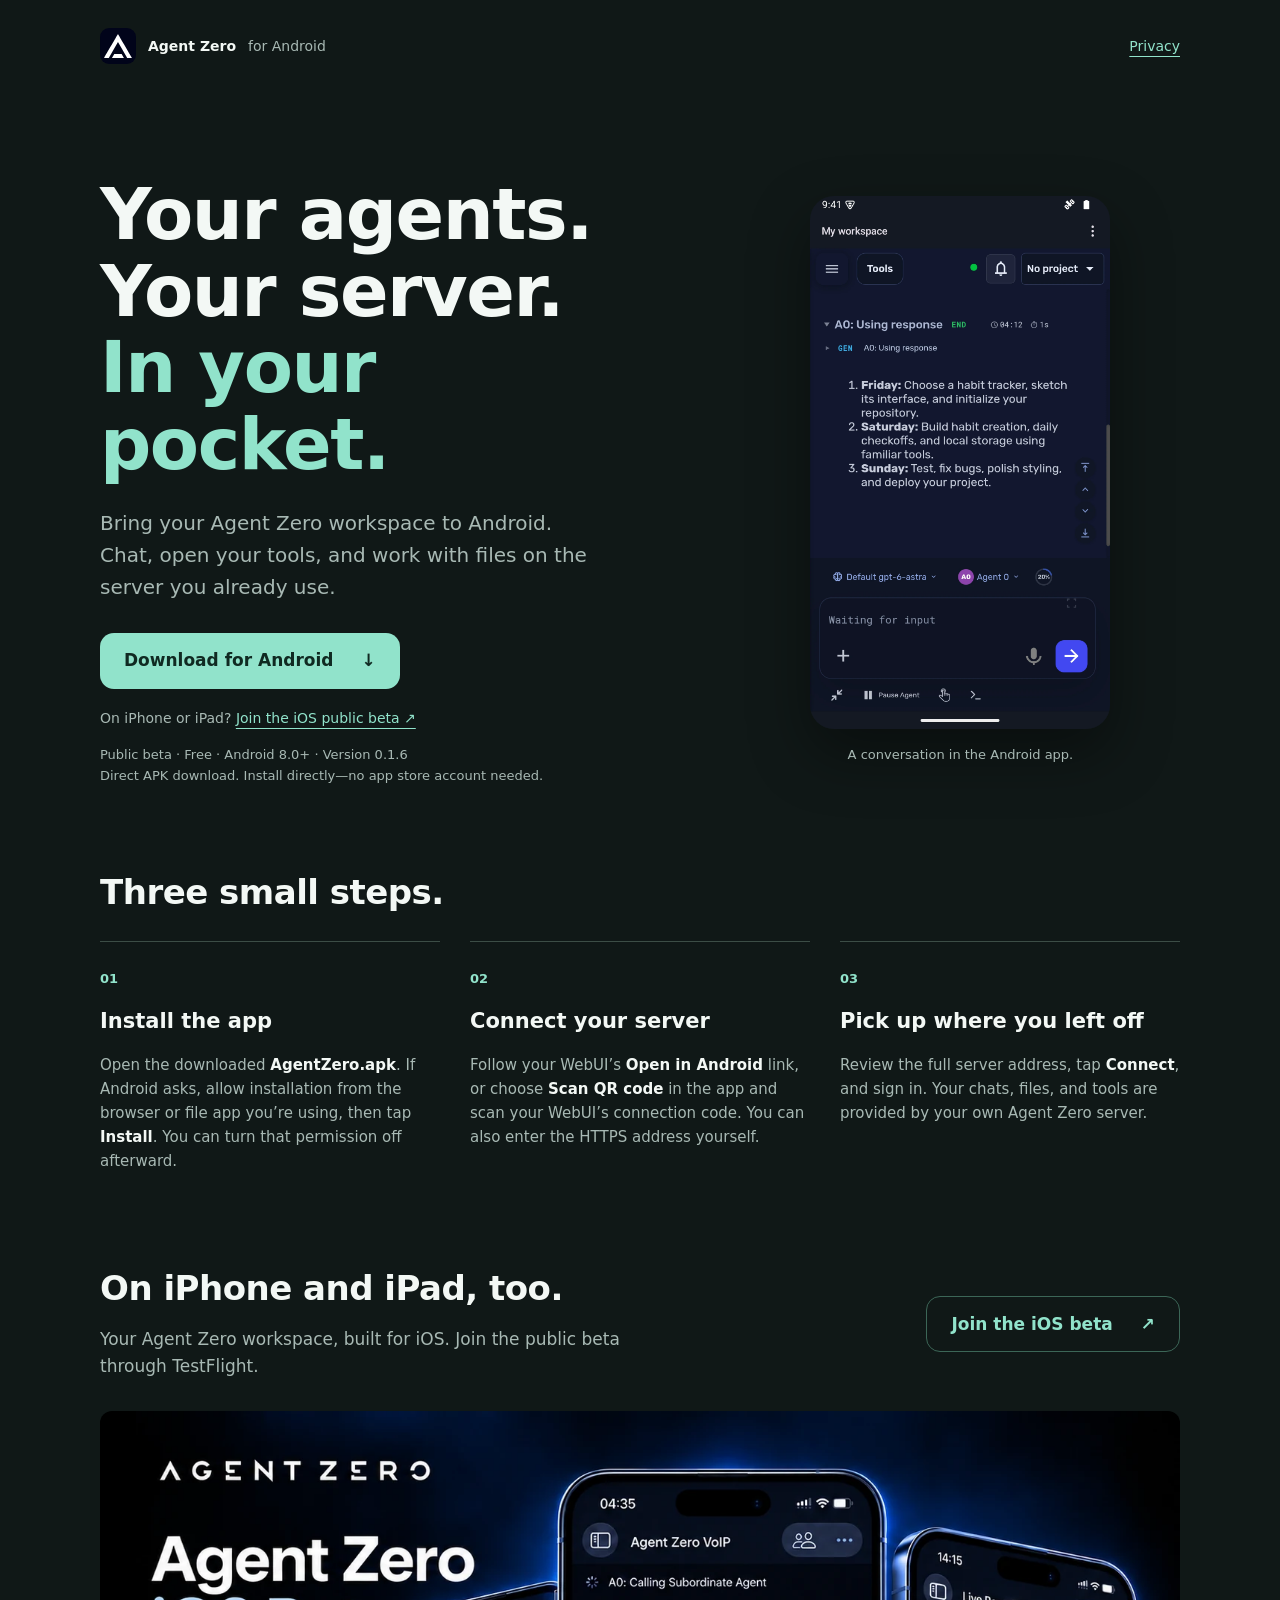
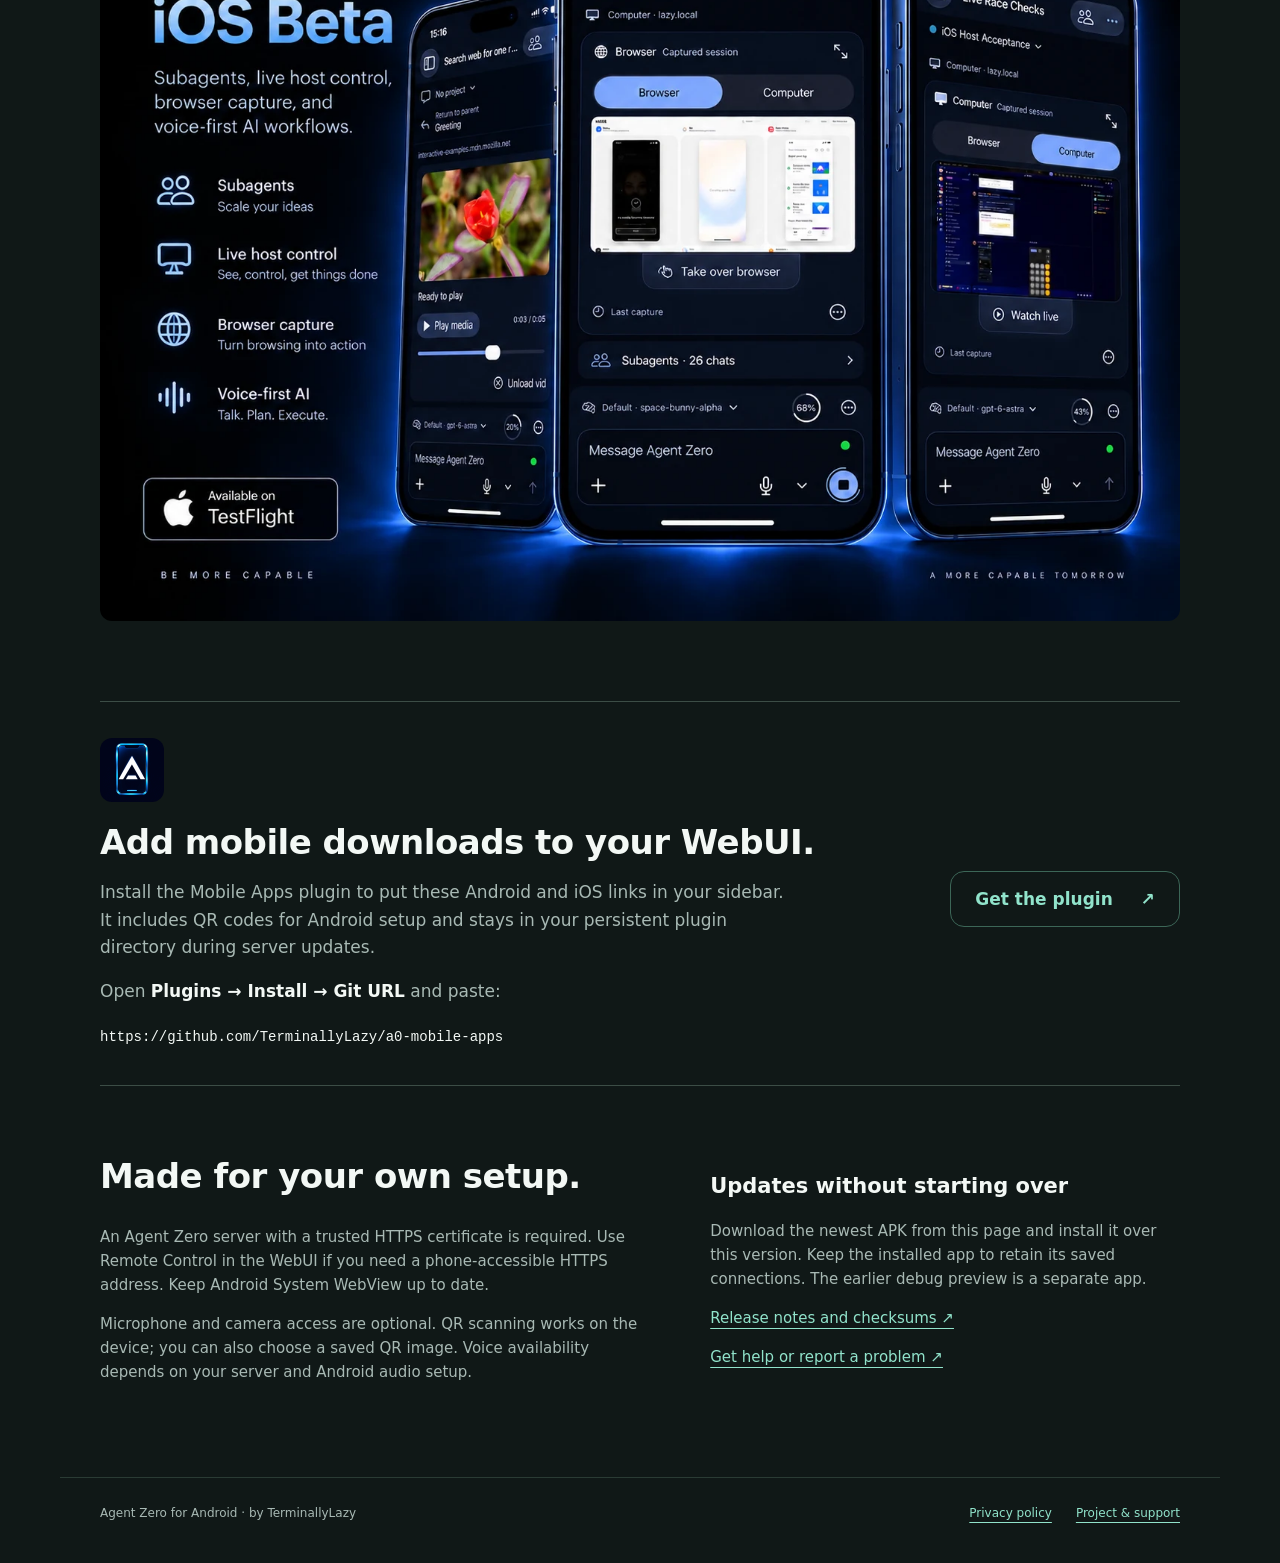
<file: docs/index.html>
<!doctype html>
<html lang="en">
<head>
  <meta charset="utf-8"><meta name="viewport" content="width=device-width,initial-scale=1">
  <meta name="referrer" content="no-referrer">
  <meta http-equiv="Content-Security-Policy" content="default-src 'self'; script-src 'self'; style-src 'self'; img-src 'self' data:; connect-src 'self'; base-uri 'none'; form-action 'none'; object-src 'none'">
  <title>Agent Zero for Android — Download</title>
  <meta name="description" content="Take your own Agent Zero workspace with you. Download the Android app, then connect to your HTTPS server with a link or QR code.">
  <link rel="icon" href="icon.svg" type="image/svg+xml"><link rel="stylesheet" href="style.css">
  <script type="module" src="install.mjs"></script>
</head>
<body>
  <header><a class="brand" href="./"><img src="icon.svg" width="36" height="36" alt="">Agent Zero <span>for Android</span></a><a href="privacy.html">Privacy</a></header>
  <main>
    <section class="hero">
      <div><h1>Your agents.<br>Your server.<br><em>In your pocket.</em></h1>
        <p class="lead">Bring your Agent Zero workspace to Android. Chat, open your tools, and work with files on the server you already use.</p>
        <a class="button primary" id="download" href="https://github.com/TerminallyLazy/a0-android/releases/latest/download/AgentZero.apk" rel="noreferrer">Download for Android <span aria-hidden="true">↓</span></a>
        <a class="button secondary" id="quick-open" hidden>Already installed? Open app <span aria-hidden="true">↗</span></a>
        <p class="ios-beta">On iPhone or iPad? <a href="https://testflight.apple.com/join/xqAFS5er" rel="noreferrer">Join the iOS public beta ↗</a></p>
        <p class="fine">Public beta · Free · Android 8.0+ · <span id="version">Version 0.1.6</span><br>Direct APK download. Install directly—no app store account needed.</p>
      </div>
      <figure class="preview"><img src="workspace.webp" alt="Agent Zero on Android showing a conversation and its full message composer" width="1080" height="1920"><figcaption>A conversation in the Android app.</figcaption></figure>
    </section>
    <section class="connect" id="connect" hidden>
      <div><h2>Connect your server.</h2><p id="server" class="address"></p><p>Installed the app? Open it, review this address, and tap <strong>Connect</strong>. Sign in on your server’s page if asked.</p></div>
      <a class="button primary" id="open-app">Open in Android <span aria-hidden="true">↗</span></a>
    </section>
    <section aria-labelledby="setup"><h2 id="setup">Three small steps.</h2>
      <div class="steps">
        <article><span class="number">01</span><h3>Install the app</h3><p>Open the downloaded <strong>AgentZero.apk</strong>. If Android asks, allow installation from the browser or file app you’re using, then tap <strong>Install</strong>. You can turn that permission off afterward.</p></article>
        <article><span class="number">02</span><h3>Connect your server</h3><p>Follow your WebUI’s <strong>Open in Android</strong> link, or choose <strong>Scan QR code</strong> in the app and scan your WebUI’s connection code. You can also enter the HTTPS address yourself.</p></article>
        <article><span class="number">03</span><h3>Pick up where you left off</h3><p>Review the full server address, tap <strong>Connect</strong>, and sign in. Your chats, files, and tools are provided by your own Agent Zero server.</p></article>
      </div>
    </section>
    <section class="ios-showcase" aria-labelledby="ios-title">
      <div class="ios-intro"><div><h2 id="ios-title">On iPhone and iPad, too.</h2><p>Your Agent Zero workspace, built for iOS. Join the public beta through TestFlight.</p></div><a class="button secondary" href="https://testflight.apple.com/join/xqAFS5er" rel="noreferrer">Join the iOS beta <span aria-hidden="true">↗</span></a></div>
      <a class="ios-art" href="https://testflight.apple.com/join/xqAFS5er" rel="noreferrer" aria-label="Join the Agent Zero iOS public beta on TestFlight"><img src="ios-beta.webp" alt="Agent Zero iOS Beta: native conversations, subagents, browser capture, live host control, and voice workflows" width="1448" height="1086" loading="lazy"></a>
    </section>
    <section class="plugin-install" aria-labelledby="plugin-title"><div><img class="plugin-logo" src="mobile-apps.webp" width="64" height="64" alt="Mobile Apps plugin logo" loading="lazy"><h2 id="plugin-title">Add mobile downloads to your WebUI.</h2><p>Install the Mobile Apps plugin to put these Android and iOS links in your sidebar. It includes QR codes for Android setup and stays in your persistent plugin directory during server updates.</p><p>Open <strong>Plugins → Install → Git URL</strong> and paste:</p><code>https://github.com/TerminallyLazy/a0-mobile-apps</code></div><a class="button secondary" href="https://github.com/TerminallyLazy/a0-mobile-apps" rel="noreferrer">Get the plugin <span aria-hidden="true">↗</span></a></section>
    <section class="details"><div><h2>Made for your own setup.</h2><p>An Agent Zero server with a trusted HTTPS certificate is required. Use Remote Control in the WebUI if you need a phone-accessible HTTPS address. Keep Android System WebView up to date.</p><p>Microphone and camera access are optional. QR scanning works on the device; you can also choose a saved QR image. Voice availability depends on your server and Android audio setup.</p></div><div><h3>Updates without starting over</h3><p>Download the newest APK from this page and install it over this version. Keep the installed app to retain its saved connections. The earlier debug preview is a separate app.</p><p><a href="https://github.com/TerminallyLazy/a0-android/releases" rel="noreferrer">Release notes and checksums ↗</a></p><p><a href="https://github.com/TerminallyLazy/a0-android/issues" rel="noreferrer">Get help or report a problem ↗</a></p></div></section>
  </main>
  <footer><span>Agent Zero for Android · by TerminallyLazy</span><a href="privacy.html">Privacy policy</a><a href="https://github.com/TerminallyLazy/a0-android" rel="noreferrer">Project & support</a></footer>
</body></html>
</file>
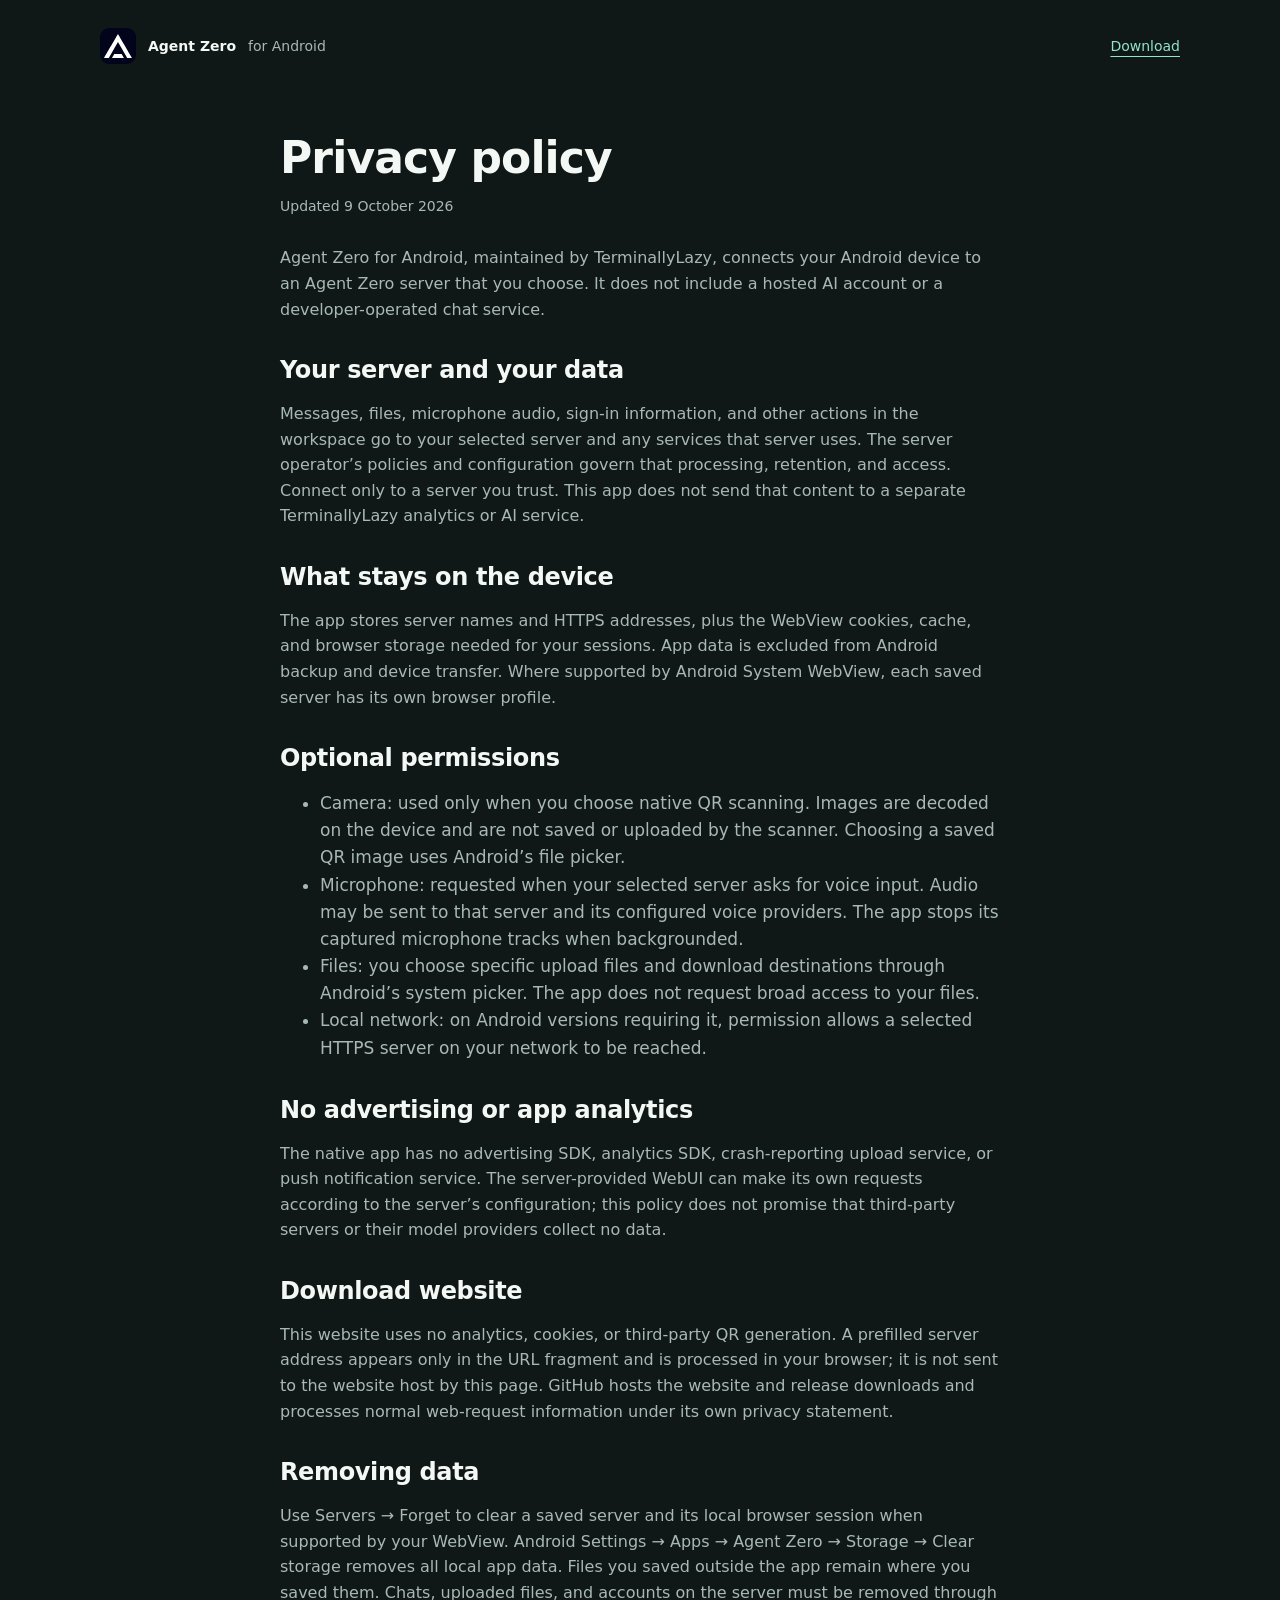
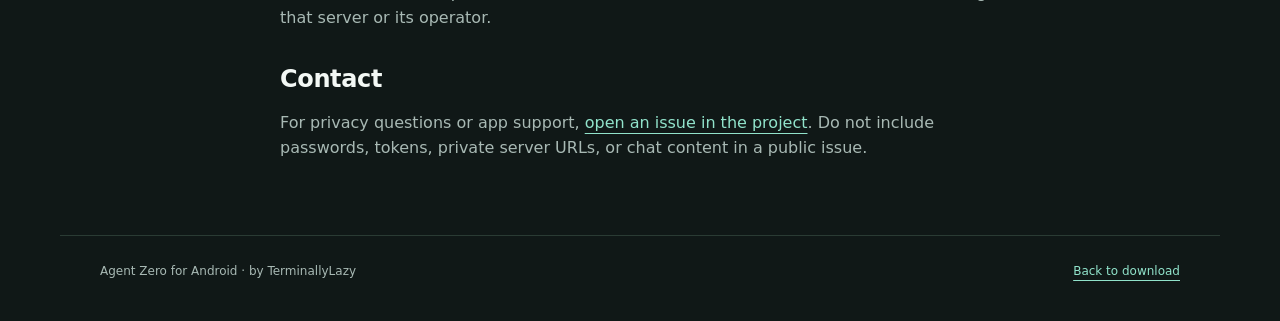
<file: docs/privacy.html>
<!doctype html><html lang="en"><head><meta charset="utf-8"><meta name="viewport" content="width=device-width,initial-scale=1"><meta name="referrer" content="no-referrer"><title>Privacy — Agent Zero for Android</title><link rel="stylesheet" href="style.css"></head><body><header><a class="brand" href="./"><img src="icon.svg" width="36" height="36" alt="">Agent Zero <span>for Android</span></a><a href="./">Download</a></header><main class="prose"><h1>Privacy policy</h1><p class="policy-updated">Updated <time datetime="2026-10-09">9 October 2026</time></p><p>Agent Zero for Android, maintained by TerminallyLazy, connects your Android device to an Agent Zero server that you choose. It does not include a hosted AI account or a developer-operated chat service.</p><h2>Your server and your data</h2><p>Messages, files, microphone audio, sign-in information, and other actions in the workspace go to your selected server and any services that server uses. The server operator’s policies and configuration govern that processing, retention, and access. Connect only to a server you trust. This app does not send that content to a separate TerminallyLazy analytics or AI service.</p><h2>What stays on the device</h2><p>The app stores server names and HTTPS addresses, plus the WebView cookies, cache, and browser storage needed for your sessions. App data is excluded from Android backup and device transfer. Where supported by Android System WebView, each saved server has its own browser profile.</p><h2>Optional permissions</h2><ul><li>Camera: used only when you choose native QR scanning. Images are decoded on the device and are not saved or uploaded by the scanner. Choosing a saved QR image uses Android’s file picker.</li><li>Microphone: requested when your selected server asks for voice input. Audio may be sent to that server and its configured voice providers. The app stops its captured microphone tracks when backgrounded.</li><li>Files: you choose specific upload files and download destinations through Android’s system picker. The app does not request broad access to your files.</li><li>Local network: on Android versions requiring it, permission allows a selected HTTPS server on your network to be reached.</li></ul><h2>No advertising or app analytics</h2><p>The native app has no advertising SDK, analytics SDK, crash-reporting upload service, or push notification service. The server-provided WebUI can make its own requests according to the server’s configuration; this policy does not promise that third-party servers or their model providers collect no data.</p><h2>Download website</h2><p>This website uses no analytics, cookies, or third-party QR generation. A prefilled server address appears only in the URL fragment and is processed in your browser; it is not sent to the website host by this page. GitHub hosts the website and release downloads and processes normal web-request information under its own privacy statement.</p><h2>Removing data</h2><p>Use Servers → Forget to clear a saved server and its local browser session when supported by your WebView. Android Settings → Apps → Agent Zero → Storage → Clear storage removes all local app data. Files you saved outside the app remain where you saved them. Chats, uploaded files, and accounts on the server must be removed through that server or its operator.</p><h2>Contact</h2><p>For privacy questions or app support, <a href="https://github.com/TerminallyLazy/a0-android/issues" rel="noreferrer">open an issue in the project</a>. Do not include passwords, tokens, private server URLs, or chat content in a public issue.</p></main><footer><span>Agent Zero for Android · by TerminallyLazy</span><a href="./">Back to download</a></footer></body></html>
</file>
<file: docs/style.css>
:root{color-scheme:dark;--bg:#101817;--panel:#192523;--text:#f3f8f5;--muted:#a8b9b4;--mint:#91e3cb}*{box-sizing:border-box}body{margin:0;background:var(--bg);color:var(--text);font:17px/1.6 system-ui,-apple-system,BlinkMacSystemFont,"Segoe UI",sans-serif}a{color:var(--mint);text-underline-offset:5px}a:focus-visible{outline:3px solid var(--mint);outline-offset:6px}header,main,footer{max-width:1160px;margin:auto;padding:28px 40px}header{display:flex;align-items:center;justify-content:space-between;font-size:14px}.brand{display:flex;align-items:center;gap:12px;color:var(--text);font-weight:700;text-decoration:none}.brand span{font-weight:400;color:var(--muted)}.brand img{border-radius:9px}.hero{display:grid;grid-template-columns:1.3fr 1fr;gap:70px;align-items:center;padding:42px 0 72px}h1{font-size:clamp(44px,5.6vw,72px);line-height:1.07;letter-spacing:-.02em;margin:14px 0 24px}h1 em{color:var(--mint);font-style:normal}.lead{font-size:20px;color:var(--muted);max-width:510px;margin-bottom:30px}.button{display:inline-flex;align-items:center;justify-content:center;gap:28px;min-height:56px;padding:13px 24px;border-radius:14px;font-weight:700;text-decoration:none}.primary{background:var(--mint);color:#102a22}.button:hover{filter:brightness(1.06)}.fine{font-size:13px;color:var(--muted);margin-top:16px}.preview{justify-self:center;width:300px;max-width:100%;margin:0}.preview img{display:block;width:100%;height:auto;border-radius:24px;box-shadow:0 24px 60px #0006}.preview figcaption{font-size:13px;text-align:center;color:var(--muted);margin-top:16px}.connect{display:flex;align-items:center;gap:40px;justify-content:space-between;background:var(--panel);border:1px solid #344d44;padding:30px;border-radius:24px;margin:0 0 64px}.connect[hidden]{display:none}.connect h2{margin:0}.connect p{margin:8px 0}.connect .button{flex-shrink:0}.address{font-family:ui-monospace,monospace;font-size:15px;overflow-wrap:anywhere;color:var(--mint)}h2{font-size:34px;line-height:1.2;letter-spacing:-.015em;margin:0 0 28px}h3{font-size:21px;margin:14px 0 8px}p{color:var(--muted)}strong{color:var(--text)}.steps{display:grid;grid-template-columns:repeat(3,1fr);gap:30px}.steps article{border-top:1px solid #3c4d46;padding-top:22px}.number{font-size:13px;color:var(--mint);font-weight:700}.steps p{font-size:15px}.details{display:grid;grid-template-columns:1.15fr 1fr;gap:70px;margin:70px 0 20px}.details p{font-size:15px}footer{border-top:1px solid #2a3b34;display:flex;gap:24px;color:var(--muted);font-size:12px;margin-top:30px;padding-top:26px;padding-bottom:40px}footer span{margin-right:auto}.prose{max-width:800px}.prose h1{font-size:44px}.prose h2{font-size:24px;margin:34px 0 12px}.prose p{font-size:16px}.prose ul{color:var(--muted)}@media(max-width:760px){header,main,footer{padding-left:22px;padding-right:22px}.brand span{display:none}.hero{grid-template-columns:1fr;gap:36px;padding-top:24px}.hero .preview{width:300px;max-width:100%}.lead{font-size:18px}.button{width:100%}.steps,.details{grid-template-columns:1fr;gap:22px}.connect{display:block;padding:24px}.connect .button{margin-top:18px}.details{margin-top:44px}.steps article{padding-top:16px}footer{flex-wrap:wrap;gap:16px}footer span{flex-basis:100%}}

.button[hidden]{display:none}.secondary{border:1px solid #3c6657;color:var(--mint);margin-top:12px}

.ios-beta{font-size:14px;margin:18px 0 0}

.prose .policy-updated{font-size:14px;margin:-10px 0 28px}

.ios-showcase{margin:80px 0}.ios-intro{display:flex;align-items:center;justify-content:space-between;gap:40px;margin-bottom:30px}.ios-intro h2{margin-bottom:12px}.ios-intro p{max-width:560px;margin-bottom:0}.ios-intro .button{flex-shrink:0;margin:0}.ios-art{display:block}.ios-art img{display:block;width:100%;height:auto;border-radius:12px}.plugin-install{display:flex;align-items:center;justify-content:space-between;gap:48px;padding:36px 0;border-block:1px solid #3c4d46}.plugin-install h2{margin-bottom:16px}.plugin-install p{max-width:700px}.plugin-install code{font-size:14px;overflow-wrap:anywhere;color:var(--text)}.plugin-install .button{flex-shrink:0}::selection{background:var(--mint);color:var(--bg)}@media(max-width:760px){.ios-showcase{margin:52px 0}.ios-intro,.plugin-install{display:block}.ios-intro .button{margin-top:22px}.plugin-install .button{margin-top:24px}.ios-art img{border-radius:8px}}

.plugin-logo{display:block;border-radius:12px;margin-bottom:20px}
</file>
